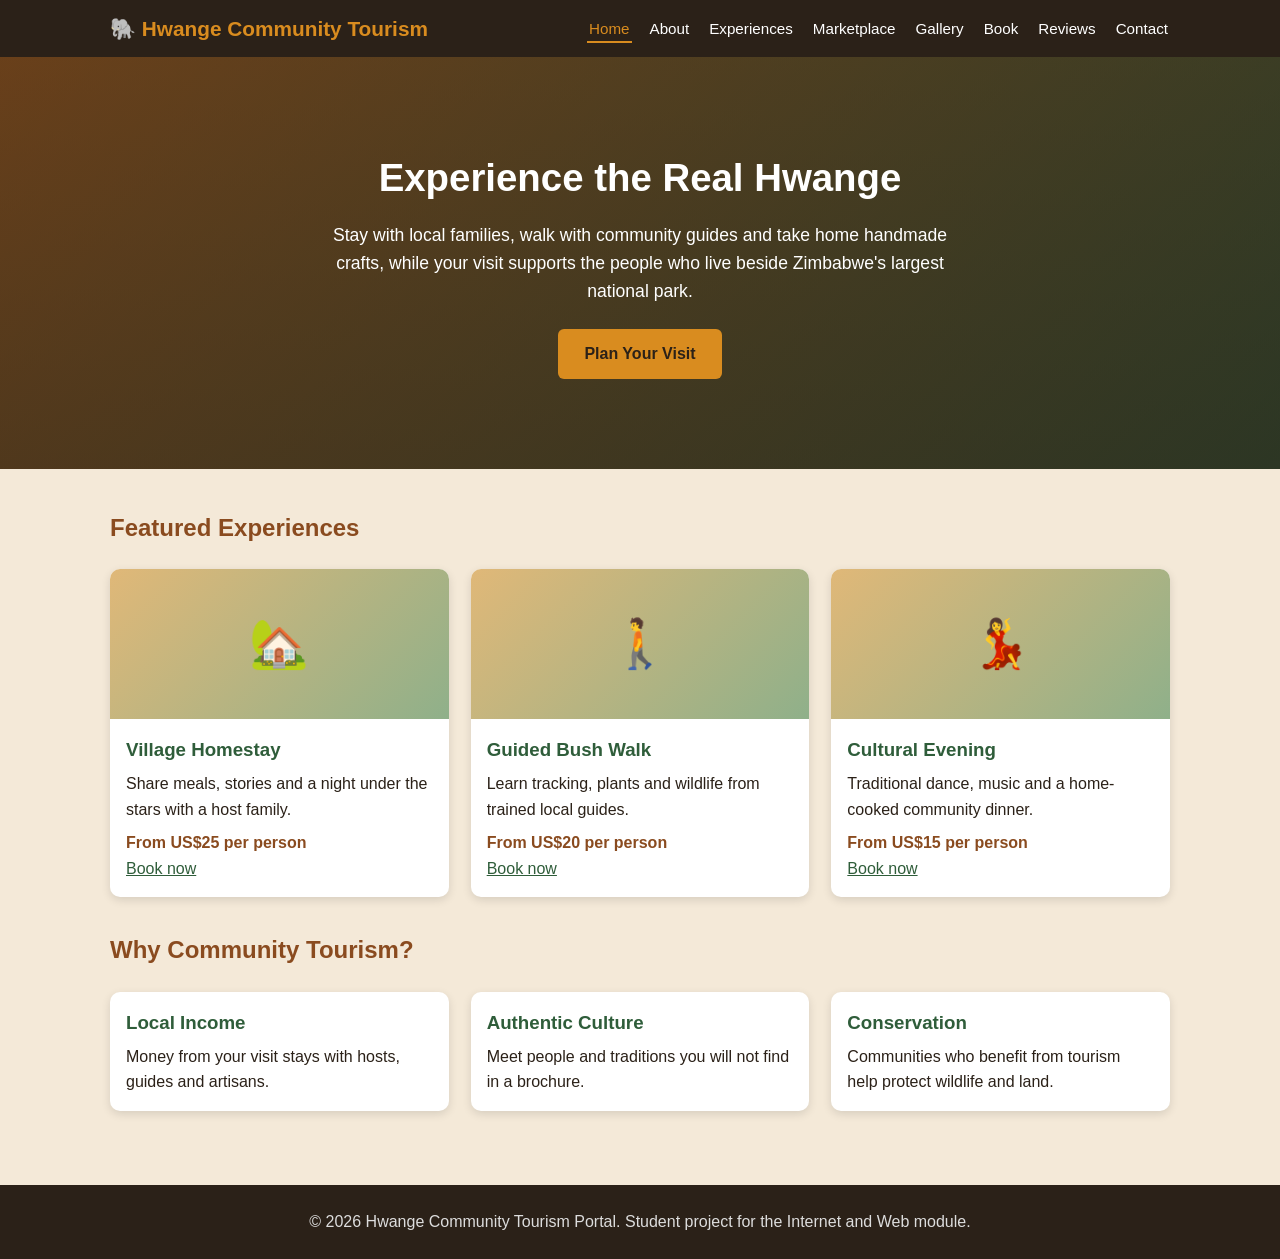
<file: index.html>
<!DOCTYPE html>
<html lang="en">
<head>
<meta charset="UTF-8">
<meta name="viewport" content="width=device-width, initial-scale=1.0">
<meta name="description" content="Community-based tourism and hospitality in Hwange, Zimbabwe: homestays, guided tours, crafts and cultural experiences.">
<title>Hwange Community Tourism Portal</title>
<link rel="stylesheet" href="style.css">
</head>
<body>
<header><div class="nav">
  <a class="logo" href="index.html">🐘 Hwange Community Tourism</a>
  <nav><ul>
    <li><a href="index.html">Home</a></li>
    <li><a href="about.html">About</a></li>
    <li><a href="experiences.html">Experiences</a></li>
    <li><a href="marketplace.html">Marketplace</a></li>
    <li><a href="gallery.html">Gallery</a></li>
    <li><a href="booking.html">Book</a></li>
    <li><a href="reviews.html">Reviews</a></li>
    <li><a href="contact.html">Contact</a></li>
  </ul></nav>
</div></header>

<section class="hero">
  <h1>Experience the Real Hwange</h1>
  <p>Stay with local families, walk with community guides and take home handmade crafts, while your visit supports the people who live beside Zimbabwe's largest national park.</p>
  <a class="btn" href="booking.html">Plan Your Visit</a>
</section>

<main>
  <h2>Featured Experiences</h2>
  <div class="grid">
    <div class="card"><div class="img">🏡</div><div class="body"><h3>Village Homestay</h3><p>Share meals, stories and a night under the stars with a host family.</p><p class="price">From US$25 per person</p><a href="booking.html?exp=Homestay">Book now</a></div></div>
    <div class="card"><div class="img">🚶</div><div class="body"><h3>Guided Bush Walk</h3><p>Learn tracking, plants and wildlife from trained local guides.</p><p class="price">From US$20 per person</p><a href="booking.html?exp=Bush Walk">Book now</a></div></div>
    <div class="card"><div class="img">💃</div><div class="body"><h3>Cultural Evening</h3><p>Traditional dance, music and a home-cooked community dinner.</p><p class="price">From US$15 per person</p><a href="booking.html?exp=Cultural Evening">Book now</a></div></div>
  </div>

  <h2>Why Community Tourism?</h2>
  <div class="grid">
    <div class="card"><div class="body"><h3>Local Income</h3><p>Money from your visit stays with hosts, guides and artisans.</p></div></div>
    <div class="card"><div class="body"><h3>Authentic Culture</h3><p>Meet people and traditions you will not find in a brochure.</p></div></div>
    <div class="card"><div class="body"><h3>Conservation</h3><p>Communities who benefit from tourism help protect wildlife and land.</p></div></div>
  </div>
</main>

<footer>
  <p>&copy; 2026 Hwange Community Tourism Portal. Student project for the Internet and Web module.</p>
</footer>
<script src="script.js"></script>
</body>
</html>
</file>
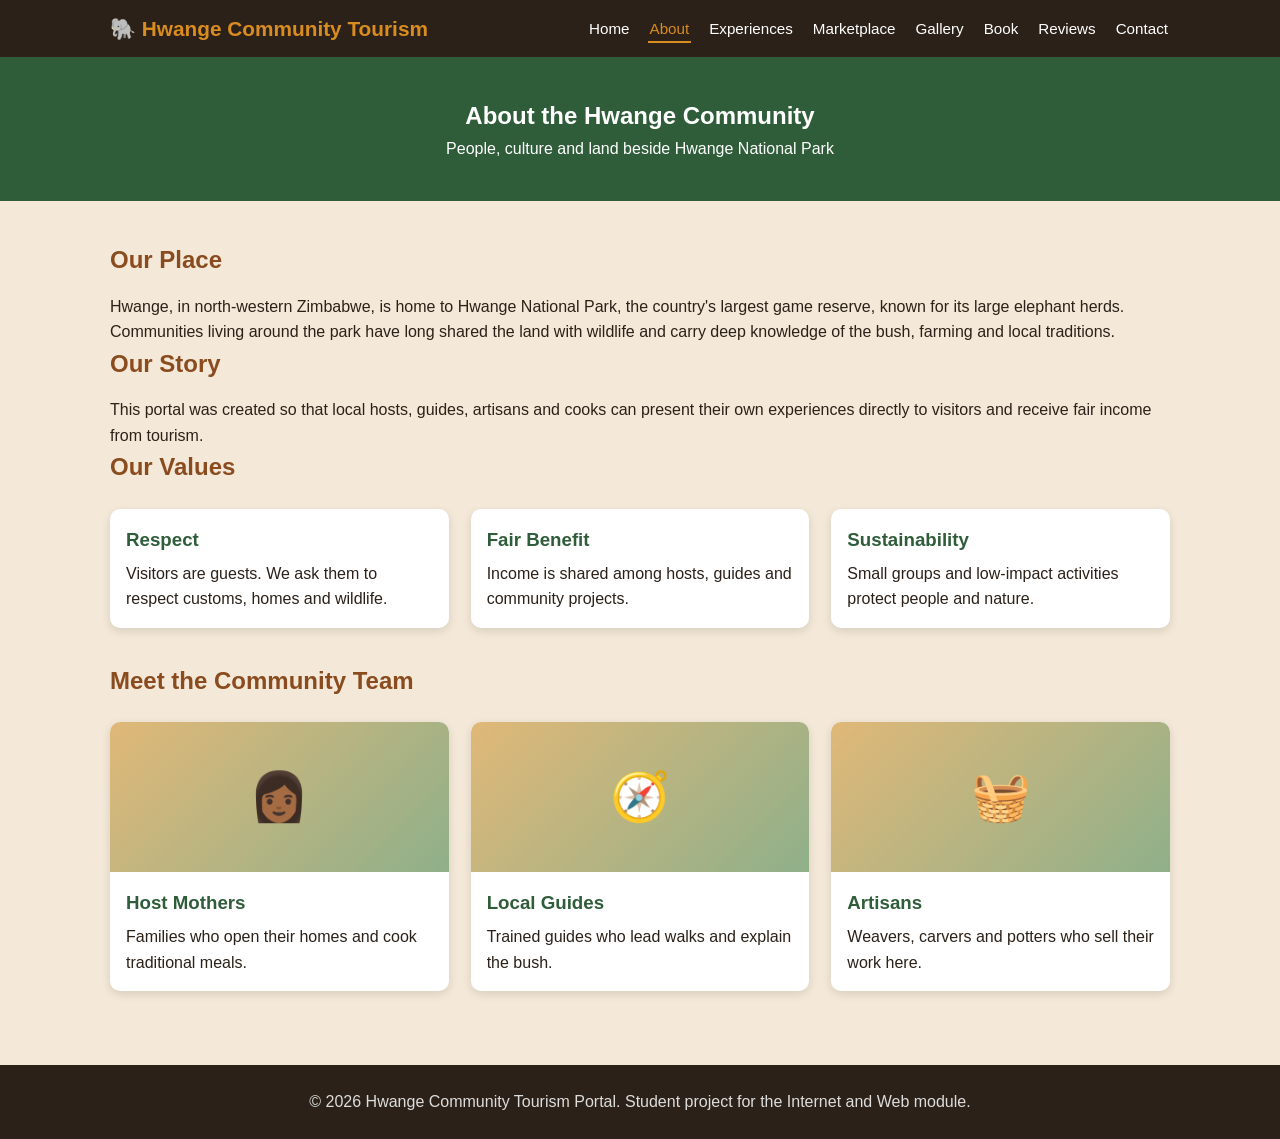
<file: about.html>
<!DOCTYPE html>
<html lang="en">
<head>
<meta charset="UTF-8">
<meta name="viewport" content="width=device-width, initial-scale=1.0">
<title>About the Community | Hwange Community Tourism</title>
<link rel="stylesheet" href="style.css">
</head>
<body>
<header><div class="nav">
  <a class="logo" href="index.html">🐘 Hwange Community Tourism</a>
  <nav><ul>
    <li><a href="index.html">Home</a></li>
    <li><a href="about.html">About</a></li>
    <li><a href="experiences.html">Experiences</a></li>
    <li><a href="marketplace.html">Marketplace</a></li>
    <li><a href="gallery.html">Gallery</a></li>
    <li><a href="booking.html">Book</a></li>
    <li><a href="reviews.html">Reviews</a></li>
    <li><a href="contact.html">Contact</a></li>
  </ul></nav>
</div></header>

<section class="page-title"><h1>About the Hwange Community</h1><p>People, culture and land beside Hwange National Park</p></section>

<main>
  <h2>Our Place</h2>
  <p>Hwange, in north-western Zimbabwe, is home to Hwange National Park, the country's largest game reserve, known for its large elephant herds. Communities living around the park have long shared the land with wildlife and carry deep knowledge of the bush, farming and local traditions.</p>

  <h2>Our Story</h2>
  <p>This portal was created so that local hosts, guides, artisans and cooks can present their own experiences directly to visitors and receive fair income from tourism.</p>

  <h2>Our Values</h2>
  <div class="grid">
    <div class="card"><div class="body"><h3>Respect</h3><p>Visitors are guests. We ask them to respect customs, homes and wildlife.</p></div></div>
    <div class="card"><div class="body"><h3>Fair Benefit</h3><p>Income is shared among hosts, guides and community projects.</p></div></div>
    <div class="card"><div class="body"><h3>Sustainability</h3><p>Small groups and low-impact activities protect people and nature.</p></div></div>
  </div>

  <h2>Meet the Community Team</h2>
  <div class="grid">
    <div class="card"><div class="img">👩🏾</div><div class="body"><h3>Host Mothers</h3><p>Families who open their homes and cook traditional meals.</p></div></div>
    <div class="card"><div class="img">🧭</div><div class="body"><h3>Local Guides</h3><p>Trained guides who lead walks and explain the bush.</p></div></div>
    <div class="card"><div class="img">🧺</div><div class="body"><h3>Artisans</h3><p>Weavers, carvers and potters who sell their work here.</p></div></div>
  </div>
</main>

<footer><p>&copy; 2026 Hwange Community Tourism Portal. Student project for the Internet and Web module.</p></footer>
<script src="script.js"></script>
</body>
</html>
</file>
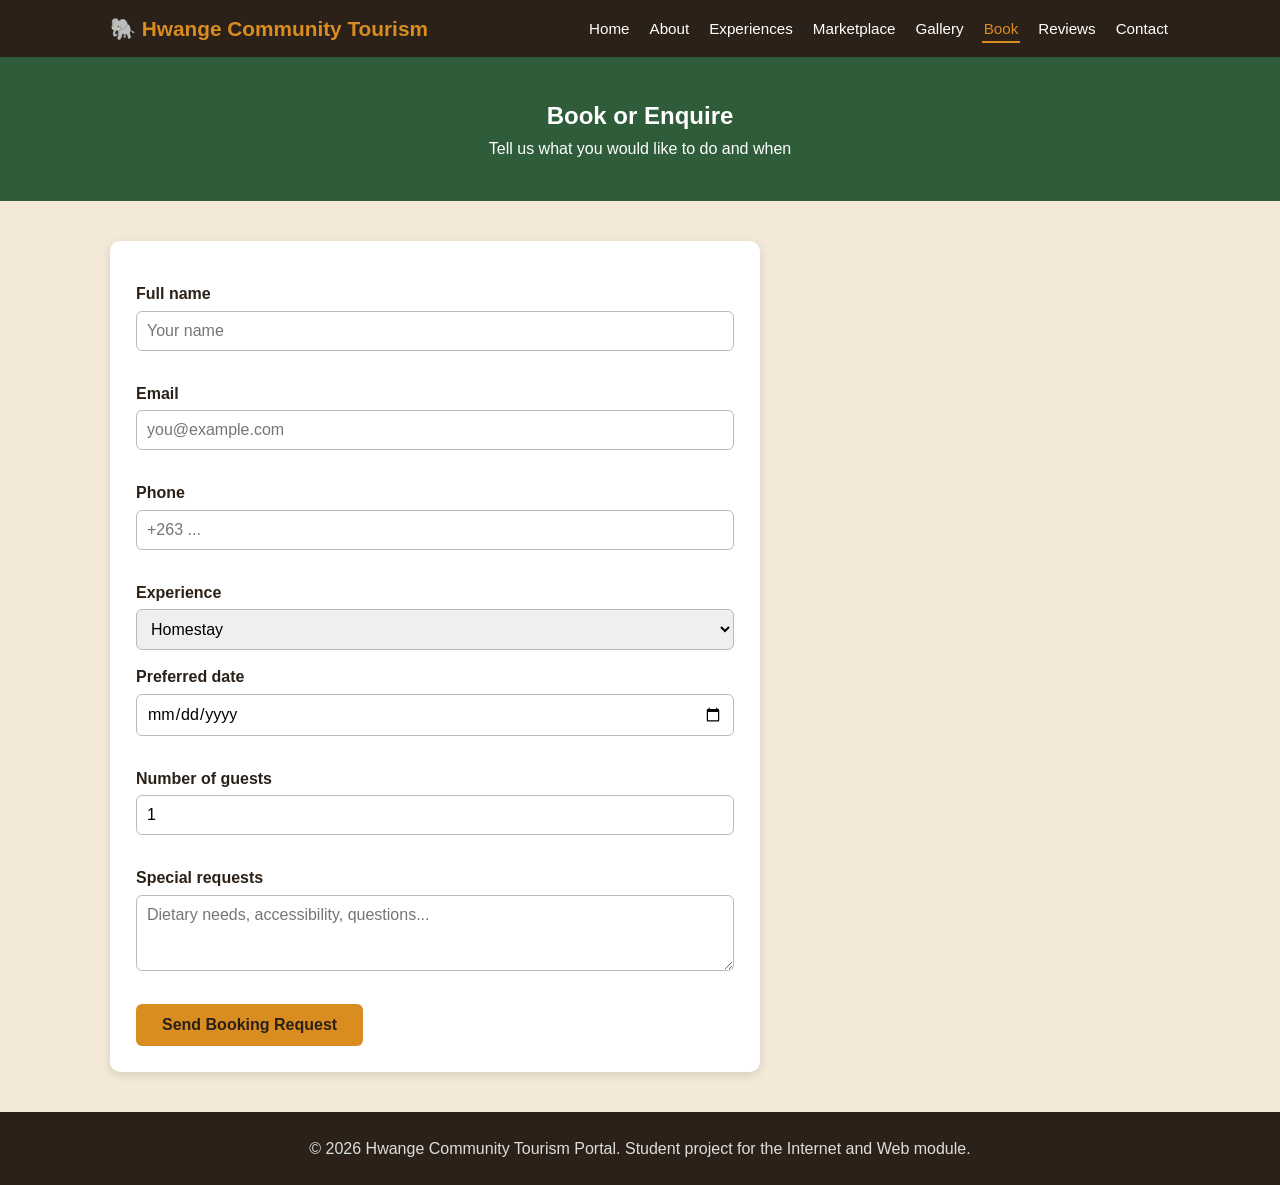
<file: booking.html>
<!DOCTYPE html>
<html lang="en">
<head>
<meta charset="UTF-8">
<meta name="viewport" content="width=device-width, initial-scale=1.0">
<title>Book | Hwange Community Tourism</title>
<link rel="stylesheet" href="style.css">
</head>
<body>
<header><div class="nav">
  <a class="logo" href="index.html">🐘 Hwange Community Tourism</a>
  <nav><ul>
    <li><a href="index.html">Home</a></li>
    <li><a href="about.html">About</a></li>
    <li><a href="experiences.html">Experiences</a></li>
    <li><a href="marketplace.html">Marketplace</a></li>
    <li><a href="gallery.html">Gallery</a></li>
    <li><a href="booking.html">Book</a></li>
    <li><a href="reviews.html">Reviews</a></li>
    <li><a href="contact.html">Contact</a></li>
  </ul></nav>
</div></header>

<section class="page-title"><h1>Book or Enquire</h1><p>Tell us what you would like to do and when</p></section>

<main>
  <form id="bookingForm" novalidate>
    <label for="name">Full name</label>
    <input type="text" id="name" placeholder="Your name">
    <div class="error" id="nameErr"></div>

    <label for="email">Email</label>
    <input type="email" id="email" placeholder="you@example.com">
    <div class="error" id="emailErr"></div>

    <label for="phone">Phone</label>
    <input type="tel" id="phone" placeholder="+263 ...">
    <div class="error" id="phoneErr"></div>

    <label for="experience">Experience</label>
    <select id="experience">
      <option>Homestay</option>
      <option>Campsite</option>
      <option>Bush Walk</option>
      <option>Birdwatching</option>
      <option>Cultural Evening</option>
      <option>Cooking Class</option>
    </select>

    <label for="date">Preferred date</label>
    <input type="date" id="date">
    <div class="error" id="dateErr"></div>

    <label for="guests">Number of guests</label>
    <input type="number" id="guests" value="1" min="1" max="20">
    <div class="error" id="guestsErr"></div>

    <label for="notes">Special requests</label>
    <textarea id="notes" rows="3" placeholder="Dietary needs, accessibility, questions..."></textarea>

    <br><br>
    <button class="btn" type="submit">Send Booking Request</button>
    <div class="success" id="bookingSuccess">Thank you! Your request has been received. A host will contact you to confirm.</div>
  </form>
</main>

<footer><p>&copy; 2026 Hwange Community Tourism Portal. Student project for the Internet and Web module.</p></footer>
<script src="script.js"></script>
</body>
</html>
</file>
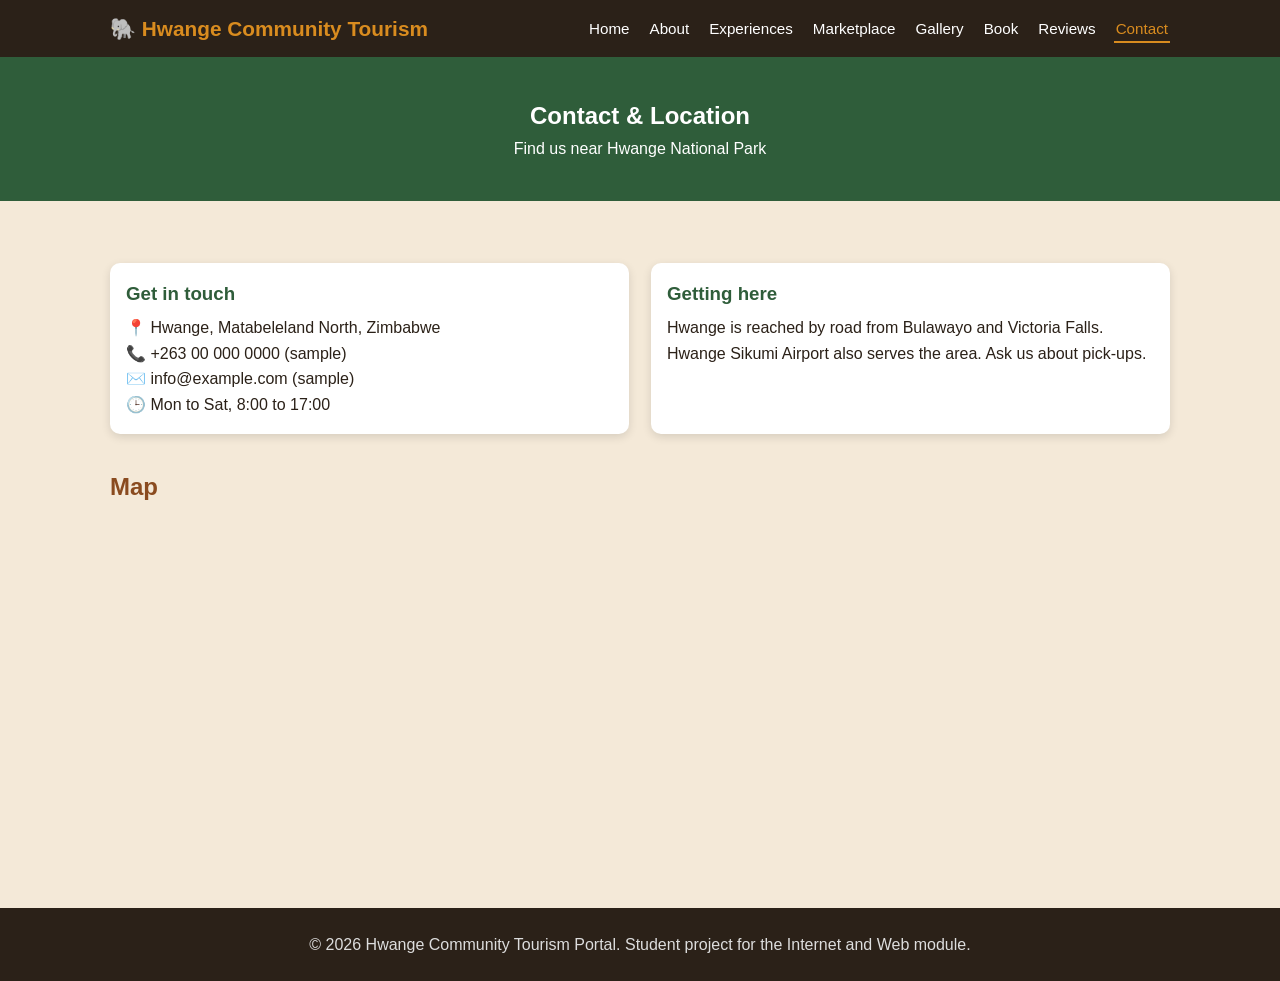
<file: contact.html>
<!DOCTYPE html>
<html lang="en">
<head>
<meta charset="UTF-8">
<meta name="viewport" content="width=device-width, initial-scale=1.0">
<title>Contact | Hwange Community Tourism</title>
<link rel="stylesheet" href="style.css">
</head>
<body>
<header><div class="nav">
  <a class="logo" href="index.html">🐘 Hwange Community Tourism</a>
  <nav><ul>
    <li><a href="index.html">Home</a></li>
    <li><a href="about.html">About</a></li>
    <li><a href="experiences.html">Experiences</a></li>
    <li><a href="marketplace.html">Marketplace</a></li>
    <li><a href="gallery.html">Gallery</a></li>
    <li><a href="booking.html">Book</a></li>
    <li><a href="reviews.html">Reviews</a></li>
    <li><a href="contact.html">Contact</a></li>
  </ul></nav>
</div></header>

<section class="page-title"><h1>Contact &amp; Location</h1><p>Find us near Hwange National Park</p></section>

<main>
  <div class="grid">
    <div class="card"><div class="body">
      <h3>Get in touch</h3>
      <p>📍 Hwange, Matabeleland North, Zimbabwe</p>
      <p>📞 +263 00 000 0000 (sample)</p>
      <p>✉️ info@example.com (sample)</p>
      <p>🕒 Mon to Sat, 8:00 to 17:00</p>
    </div></div>
    <div class="card"><div class="body">
      <h3>Getting here</h3>
      <p>Hwange is reached by road from Bulawayo and Victoria Falls. Hwange Sikumi Airport also serves the area. Ask us about pick-ups.</p>
    </div></div>
  </div>

  <h2>Map</h2>
  <div class="map">
    <iframe src="https://www.google.com/maps?q=Hwange+National+Park,+Zimbabwe&amp;output=embed" title="Map of Hwange National Park" loading="lazy"></iframe>
  </div>
</main>

<footer><p>&copy; 2026 Hwange Community Tourism Portal. Student project for the Internet and Web module.</p></footer>
<script src="script.js"></script>
</body>
</html>
</file>
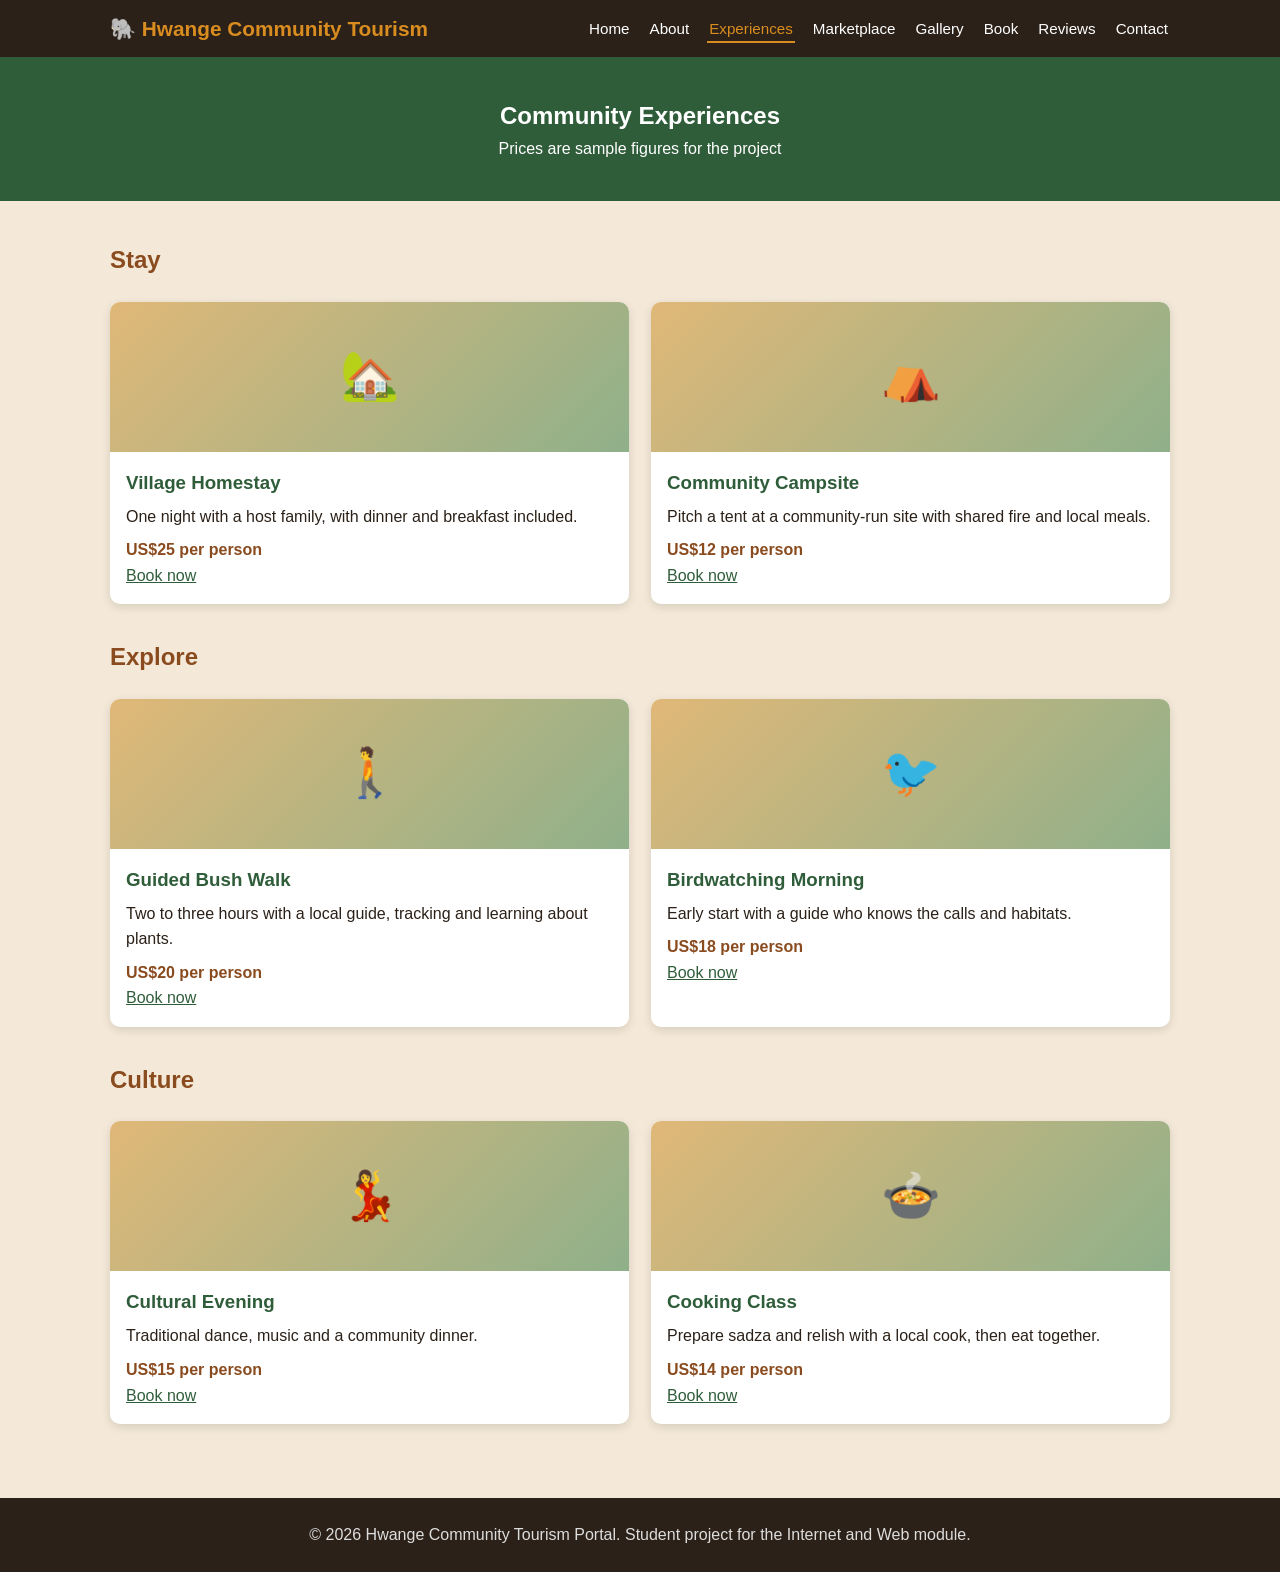
<file: experiences.html>
<!DOCTYPE html>
<html lang="en">
<head>
<meta charset="UTF-8">
<meta name="viewport" content="width=device-width, initial-scale=1.0">
<title>Experiences | Hwange Community Tourism</title>
<link rel="stylesheet" href="style.css">
</head>
<body>
<header><div class="nav">
  <a class="logo" href="index.html">🐘 Hwange Community Tourism</a>
  <nav><ul>
    <li><a href="index.html">Home</a></li>
    <li><a href="about.html">About</a></li>
    <li><a href="experiences.html">Experiences</a></li>
    <li><a href="marketplace.html">Marketplace</a></li>
    <li><a href="gallery.html">Gallery</a></li>
    <li><a href="booking.html">Book</a></li>
    <li><a href="reviews.html">Reviews</a></li>
    <li><a href="contact.html">Contact</a></li>
  </ul></nav>
</div></header>

<section class="page-title"><h1>Community Experiences</h1><p>Prices are sample figures for the project</p></section>

<main>
  <h2>Stay</h2>
  <div class="grid">
    <div class="card"><div class="img">🏡</div><div class="body"><h3>Village Homestay</h3><p>One night with a host family, with dinner and breakfast included.</p><p class="price">US$25 per person</p><a href="booking.html?exp=Homestay">Book now</a></div></div>
    <div class="card"><div class="img">⛺</div><div class="body"><h3>Community Campsite</h3><p>Pitch a tent at a community-run site with shared fire and local meals.</p><p class="price">US$12 per person</p><a href="booking.html?exp=Campsite">Book now</a></div></div>
  </div>

  <h2>Explore</h2>
  <div class="grid">
    <div class="card"><div class="img">🚶</div><div class="body"><h3>Guided Bush Walk</h3><p>Two to three hours with a local guide, tracking and learning about plants.</p><p class="price">US$20 per person</p><a href="booking.html?exp=Bush Walk">Book now</a></div></div>
    <div class="card"><div class="img">🐦</div><div class="body"><h3>Birdwatching Morning</h3><p>Early start with a guide who knows the calls and habitats.</p><p class="price">US$18 per person</p><a href="booking.html?exp=Birdwatching">Book now</a></div></div>
  </div>

  <h2>Culture</h2>
  <div class="grid">
    <div class="card"><div class="img">💃</div><div class="body"><h3>Cultural Evening</h3><p>Traditional dance, music and a community dinner.</p><p class="price">US$15 per person</p><a href="booking.html?exp=Cultural Evening">Book now</a></div></div>
    <div class="card"><div class="img">🍲</div><div class="body"><h3>Cooking Class</h3><p>Prepare sadza and relish with a local cook, then eat together.</p><p class="price">US$14 per person</p><a href="booking.html?exp=Cooking Class">Book now</a></div></div>
  </div>
</main>

<footer><p>&copy; 2026 Hwange Community Tourism Portal. Student project for the Internet and Web module.</p></footer>
<script src="script.js"></script>
</body>
</html>
</file>
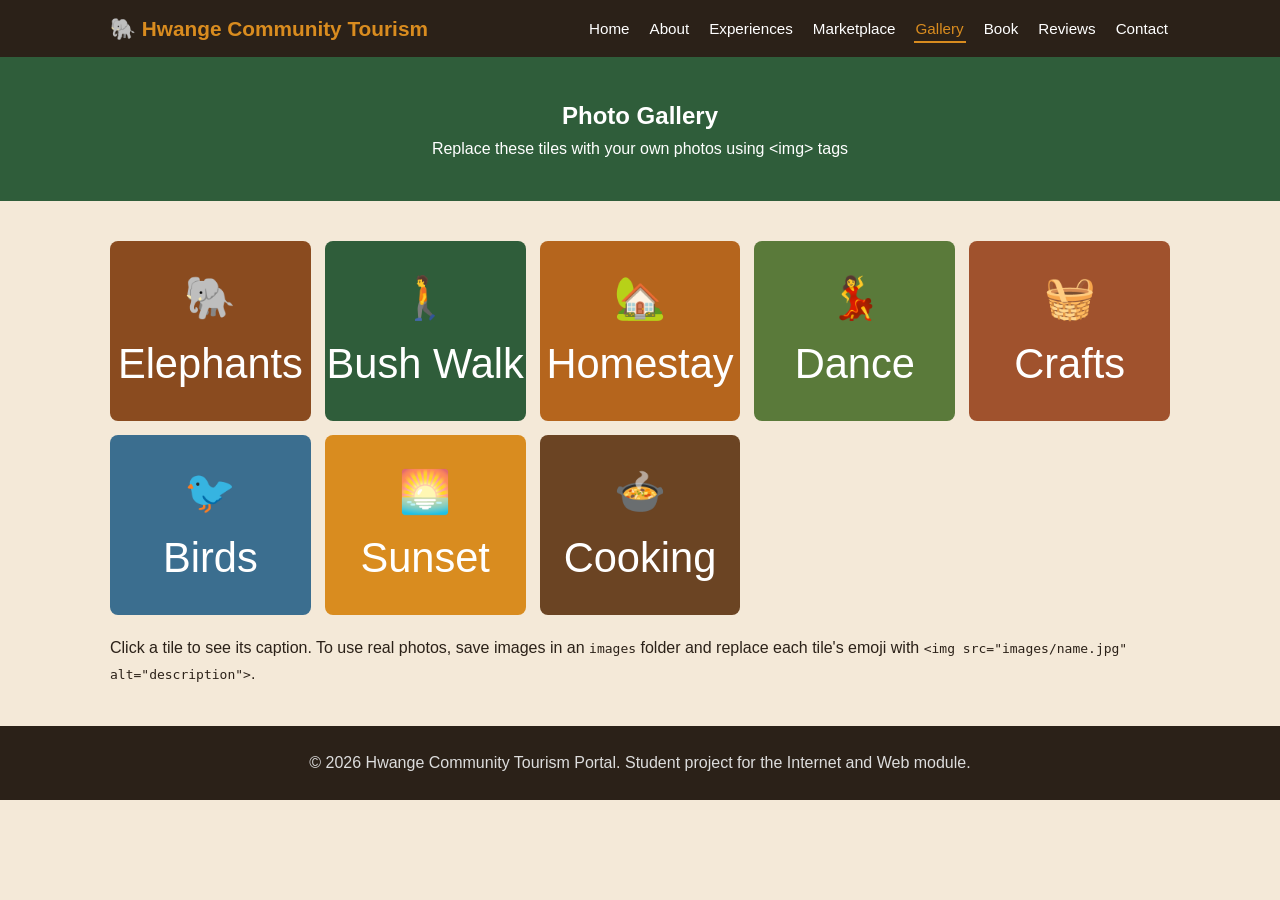
<file: gallery.html>
<!DOCTYPE html>
<html lang="en">
<head>
<meta charset="UTF-8">
<meta name="viewport" content="width=device-width, initial-scale=1.0">
<title>Gallery | Hwange Community Tourism</title>
<link rel="stylesheet" href="style.css">
</head>
<body>
<header><div class="nav">
  <a class="logo" href="index.html">🐘 Hwange Community Tourism</a>
  <nav><ul>
    <li><a href="index.html">Home</a></li>
    <li><a href="about.html">About</a></li>
    <li><a href="experiences.html">Experiences</a></li>
    <li><a href="marketplace.html">Marketplace</a></li>
    <li><a href="gallery.html">Gallery</a></li>
    <li><a href="booking.html">Book</a></li>
    <li><a href="reviews.html">Reviews</a></li>
    <li><a href="contact.html">Contact</a></li>
  </ul></nav>
</div></header>

<section class="page-title"><h1>Photo Gallery</h1><p>Replace these tiles with your own photos using &lt;img&gt; tags</p></section>

<main>
  <div class="gallery">
    <div class="tile" style="background:#8a4b1f" data-caption="Elephants at a waterhole in Hwange National Park">🐘<br>Elephants</div>
    <div class="tile" style="background:#2f5d3a" data-caption="Guided bush walk with a local guide">🚶<br>Bush Walk</div>
    <div class="tile" style="background:#b5651d" data-caption="Traditional homestead">🏡<br>Homestay</div>
    <div class="tile" style="background:#5a7a3a" data-caption="Community dance performance">💃<br>Dance</div>
    <div class="tile" style="background:#a0522d" data-caption="Artisan weaving a basket">🧺<br>Crafts</div>
    <div class="tile" style="background:#3b6e8f" data-caption="Birdwatching at sunrise">🐦<br>Birds</div>
    <div class="tile" style="background:#d98c1f" data-caption="Sunset over the savanna">🌅<br>Sunset</div>
    <div class="tile" style="background:#6b4423" data-caption="Cooking a traditional meal">🍲<br>Cooking</div>
  </div>
  <p style="margin-top:20px">Click a tile to see its caption. To use real photos, save images in an <code>images</code> folder and replace each tile's emoji with <code>&lt;img src="images/name.jpg" alt="description"&gt;</code>.</p>
</main>

<footer><p>&copy; 2026 Hwange Community Tourism Portal. Student project for the Internet and Web module.</p></footer>
<script src="script.js"></script>
</body>
</html>
</file>
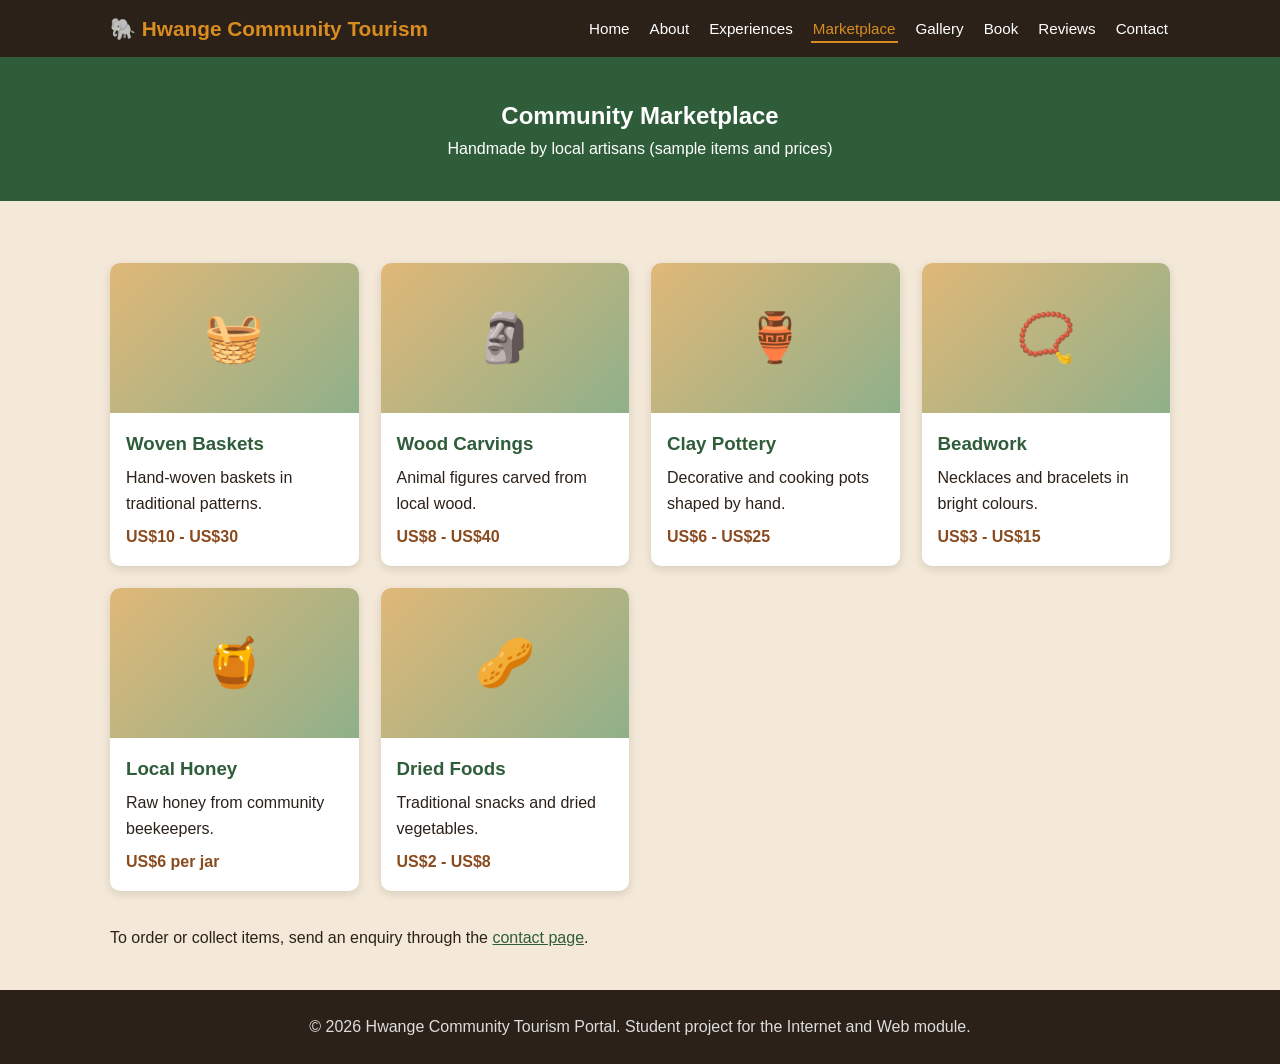
<file: marketplace.html>
<!DOCTYPE html>
<html lang="en">
<head>
<meta charset="UTF-8">
<meta name="viewport" content="width=device-width, initial-scale=1.0">
<title>Marketplace | Hwange Community Tourism</title>
<link rel="stylesheet" href="style.css">
</head>
<body>
<header><div class="nav">
  <a class="logo" href="index.html">🐘 Hwange Community Tourism</a>
  <nav><ul>
    <li><a href="index.html">Home</a></li>
    <li><a href="about.html">About</a></li>
    <li><a href="experiences.html">Experiences</a></li>
    <li><a href="marketplace.html">Marketplace</a></li>
    <li><a href="gallery.html">Gallery</a></li>
    <li><a href="booking.html">Book</a></li>
    <li><a href="reviews.html">Reviews</a></li>
    <li><a href="contact.html">Contact</a></li>
  </ul></nav>
</div></header>

<section class="page-title"><h1>Community Marketplace</h1><p>Handmade by local artisans (sample items and prices)</p></section>

<main>
  <div class="grid">
    <div class="card"><div class="img">🧺</div><div class="body"><h3>Woven Baskets</h3><p>Hand-woven baskets in traditional patterns.</p><p class="price">US$10 - US$30</p></div></div>
    <div class="card"><div class="img">🗿</div><div class="body"><h3>Wood Carvings</h3><p>Animal figures carved from local wood.</p><p class="price">US$8 - US$40</p></div></div>
    <div class="card"><div class="img">🏺</div><div class="body"><h3>Clay Pottery</h3><p>Decorative and cooking pots shaped by hand.</p><p class="price">US$6 - US$25</p></div></div>
    <div class="card"><div class="img">📿</div><div class="body"><h3>Beadwork</h3><p>Necklaces and bracelets in bright colours.</p><p class="price">US$3 - US$15</p></div></div>
    <div class="card"><div class="img">🍯</div><div class="body"><h3>Local Honey</h3><p>Raw honey from community beekeepers.</p><p class="price">US$6 per jar</p></div></div>
    <div class="card"><div class="img">🥜</div><div class="body"><h3>Dried Foods</h3><p>Traditional snacks and dried vegetables.</p><p class="price">US$2 - US$8</p></div></div>
  </div>
  <p>To order or collect items, send an enquiry through the <a href="contact.html">contact page</a>.</p>
</main>

<footer><p>&copy; 2026 Hwange Community Tourism Portal. Student project for the Internet and Web module.</p></footer>
<script src="script.js"></script>
</body>
</html>
</file>
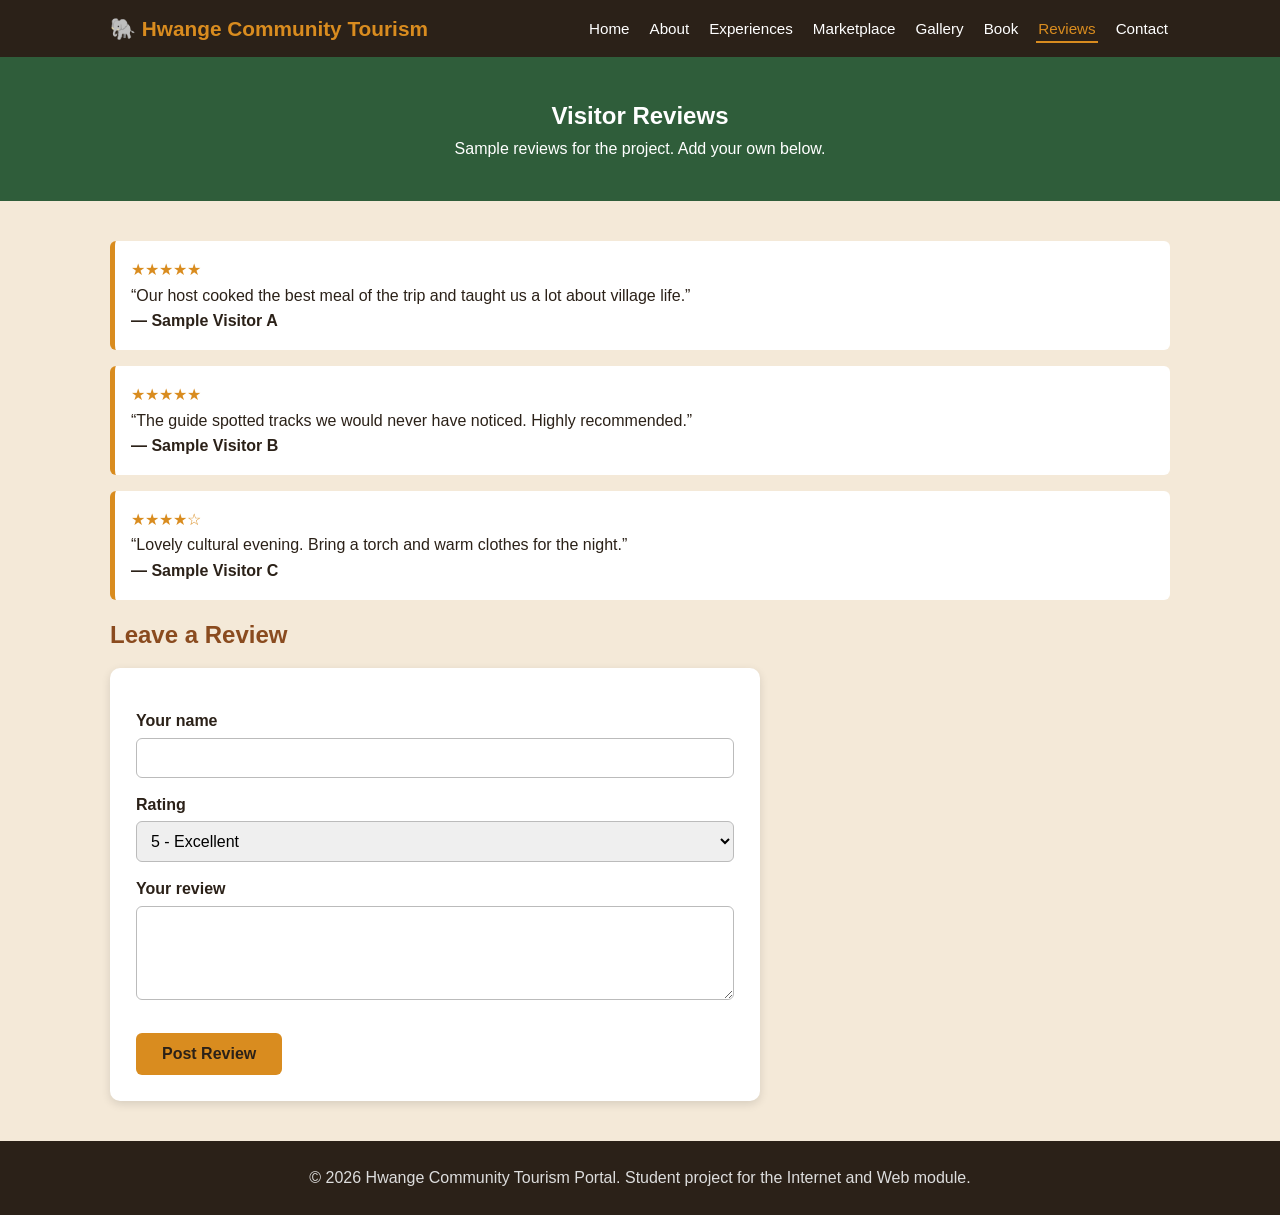
<file: reviews.html>
<!DOCTYPE html>
<html lang="en">
<head>
<meta charset="UTF-8">
<meta name="viewport" content="width=device-width, initial-scale=1.0">
<title>Reviews | Hwange Community Tourism</title>
<link rel="stylesheet" href="style.css">
</head>
<body>
<header><div class="nav">
  <a class="logo" href="index.html">🐘 Hwange Community Tourism</a>
  <nav><ul>
    <li><a href="index.html">Home</a></li>
    <li><a href="about.html">About</a></li>
    <li><a href="experiences.html">Experiences</a></li>
    <li><a href="marketplace.html">Marketplace</a></li>
    <li><a href="gallery.html">Gallery</a></li>
    <li><a href="booking.html">Book</a></li>
    <li><a href="reviews.html">Reviews</a></li>
    <li><a href="contact.html">Contact</a></li>
  </ul></nav>
</div></header>

<section class="page-title"><h1>Visitor Reviews</h1><p>Sample reviews for the project. Add your own below.</p></section>

<main>
  <div id="reviewList">
    <div class="review"><div class="stars">★★★★★</div><p>“Our host cooked the best meal of the trip and taught us a lot about village life.”</p><strong>— Sample Visitor A</strong></div>
    <div class="review"><div class="stars">★★★★★</div><p>“The guide spotted tracks we would never have noticed. Highly recommended.”</p><strong>— Sample Visitor B</strong></div>
    <div class="review"><div class="stars">★★★★☆</div><p>“Lovely cultural evening. Bring a torch and warm clothes for the night.”</p><strong>— Sample Visitor C</strong></div>
  </div>

  <h2>Leave a Review</h2>
  <form id="reviewForm">
    <label for="rname">Your name</label>
    <input type="text" id="rname" required>
    <label for="rating">Rating</label>
    <select id="rating">
      <option value="5">5 - Excellent</option>
      <option value="4">4 - Very good</option>
      <option value="3">3 - Good</option>
      <option value="2">2 - Fair</option>
      <option value="1">1 - Poor</option>
    </select>
    <label for="rtext">Your review</label>
    <textarea id="rtext" rows="4" required></textarea>
    <br><br>
    <button class="btn" type="submit">Post Review</button>
  </form>
</main>

<footer><p>&copy; 2026 Hwange Community Tourism Portal. Student project for the Internet and Web module.</p></footer>
<script src="script.js"></script>
</body>
</html>
</file>
<file: style.css>
:root {
  --earth: #8a4b1f;
  --sand: #f4e9d8;
  --green: #2f5d3a;
  --dark: #2b2118;
  --accent: #d98c1f;
  --white: #ffffff;
}
* { box-sizing: border-box; margin: 0; padding: 0; }
body { font-family: "Segoe UI", Arial, sans-serif; color: var(--dark); background: var(--sand); line-height: 1.6; }
a { color: var(--green); }
header { background: var(--dark); color: var(--white); position: sticky; top: 0; z-index: 10; }
.nav { max-width: 1100px; margin: auto; display: flex; align-items: center; justify-content: space-between; padding: 12px 20px; flex-wrap: wrap; }
.logo { font-size: 1.3rem; font-weight: 700; color: var(--accent); text-decoration: none; }
nav ul { list-style: none; display: flex; gap: 16px; flex-wrap: wrap; }
nav a { color: var(--white); text-decoration: none; font-size: .95rem; padding: 4px 2px; }
nav a:hover, nav a.active { color: var(--accent); border-bottom: 2px solid var(--accent); }
.hero { background: linear-gradient(rgba(43,33,24,.55), rgba(43,33,24,.65)), linear-gradient(135deg, #b5651d, #2f5d3a); color: var(--white); text-align: center; padding: 90px 20px; }
.hero h1 { font-size: 2.4rem; margin-bottom: 12px; }
.hero p { max-width: 650px; margin: 0 auto 24px; font-size: 1.1rem; }
.page-title { background: var(--green); color: var(--white); text-align: center; padding: 40px 20px; }
.btn { display: inline-block; background: var(--accent); color: var(--dark); padding: 12px 26px; border-radius: 6px; text-decoration: none; font-weight: 700; border: none; cursor: pointer; font-size: 1rem; }
.btn:hover { background: #f0a73a; }
main { max-width: 1100px; margin: auto; padding: 40px 20px; }
h2 { color: var(--earth); margin-bottom: 14px; }
.grid { display: grid; grid-template-columns: repeat(auto-fit, minmax(240px, 1fr)); gap: 22px; margin: 22px 0 34px; }
.card { background: var(--white); border-radius: 10px; overflow: hidden; box-shadow: 0 3px 10px rgba(0,0,0,.12); }
.card .img { height: 150px; display: flex; align-items: center; justify-content: center; font-size: 3rem; background: linear-gradient(135deg, #e0b878, #8fb08a); }
.card .body { padding: 16px; }
.card h3 { color: var(--green); margin-bottom: 6px; }
.price { color: var(--earth); font-weight: 700; margin-top: 8px; }
.gallery { display: grid; grid-template-columns: repeat(auto-fit, minmax(200px, 1fr)); gap: 14px; }
.gallery .tile { height: 180px; border-radius: 8px; display: flex; align-items: center; justify-content: center; font-size: 2.6rem; color: var(--white); text-align: center; cursor: pointer; transition: transform .2s; }
.gallery .tile:hover { transform: scale(1.04); }
form { background: var(--white); padding: 26px; border-radius: 10px; box-shadow: 0 3px 10px rgba(0,0,0,.12); max-width: 650px; }
label { display: block; margin: 14px 0 4px; font-weight: 600; }
input, select, textarea { width: 100%; padding: 10px; border: 1px solid #bbb; border-radius: 6px; font-size: 1rem; font-family: inherit; }
.error { color: #b00020; font-size: .9rem; min-height: 1.1em; }
.success { background: #dff0d8; color: #2b542c; padding: 14px; border-radius: 6px; margin-top: 16px; display: none; }
.review { background: var(--white); border-left: 5px solid var(--accent); padding: 16px; margin-bottom: 16px; border-radius: 6px; }
.stars { color: var(--accent); }
.map iframe { width: 100%; height: 340px; border: 0; border-radius: 10px; }
footer { background: var(--dark); color: #ddd; text-align: center; padding: 24px 20px; }
@media (max-width: 600px) { .hero h1 { font-size: 1.7rem; } nav ul { gap: 10px; margin-top: 8px; } }
</file>
